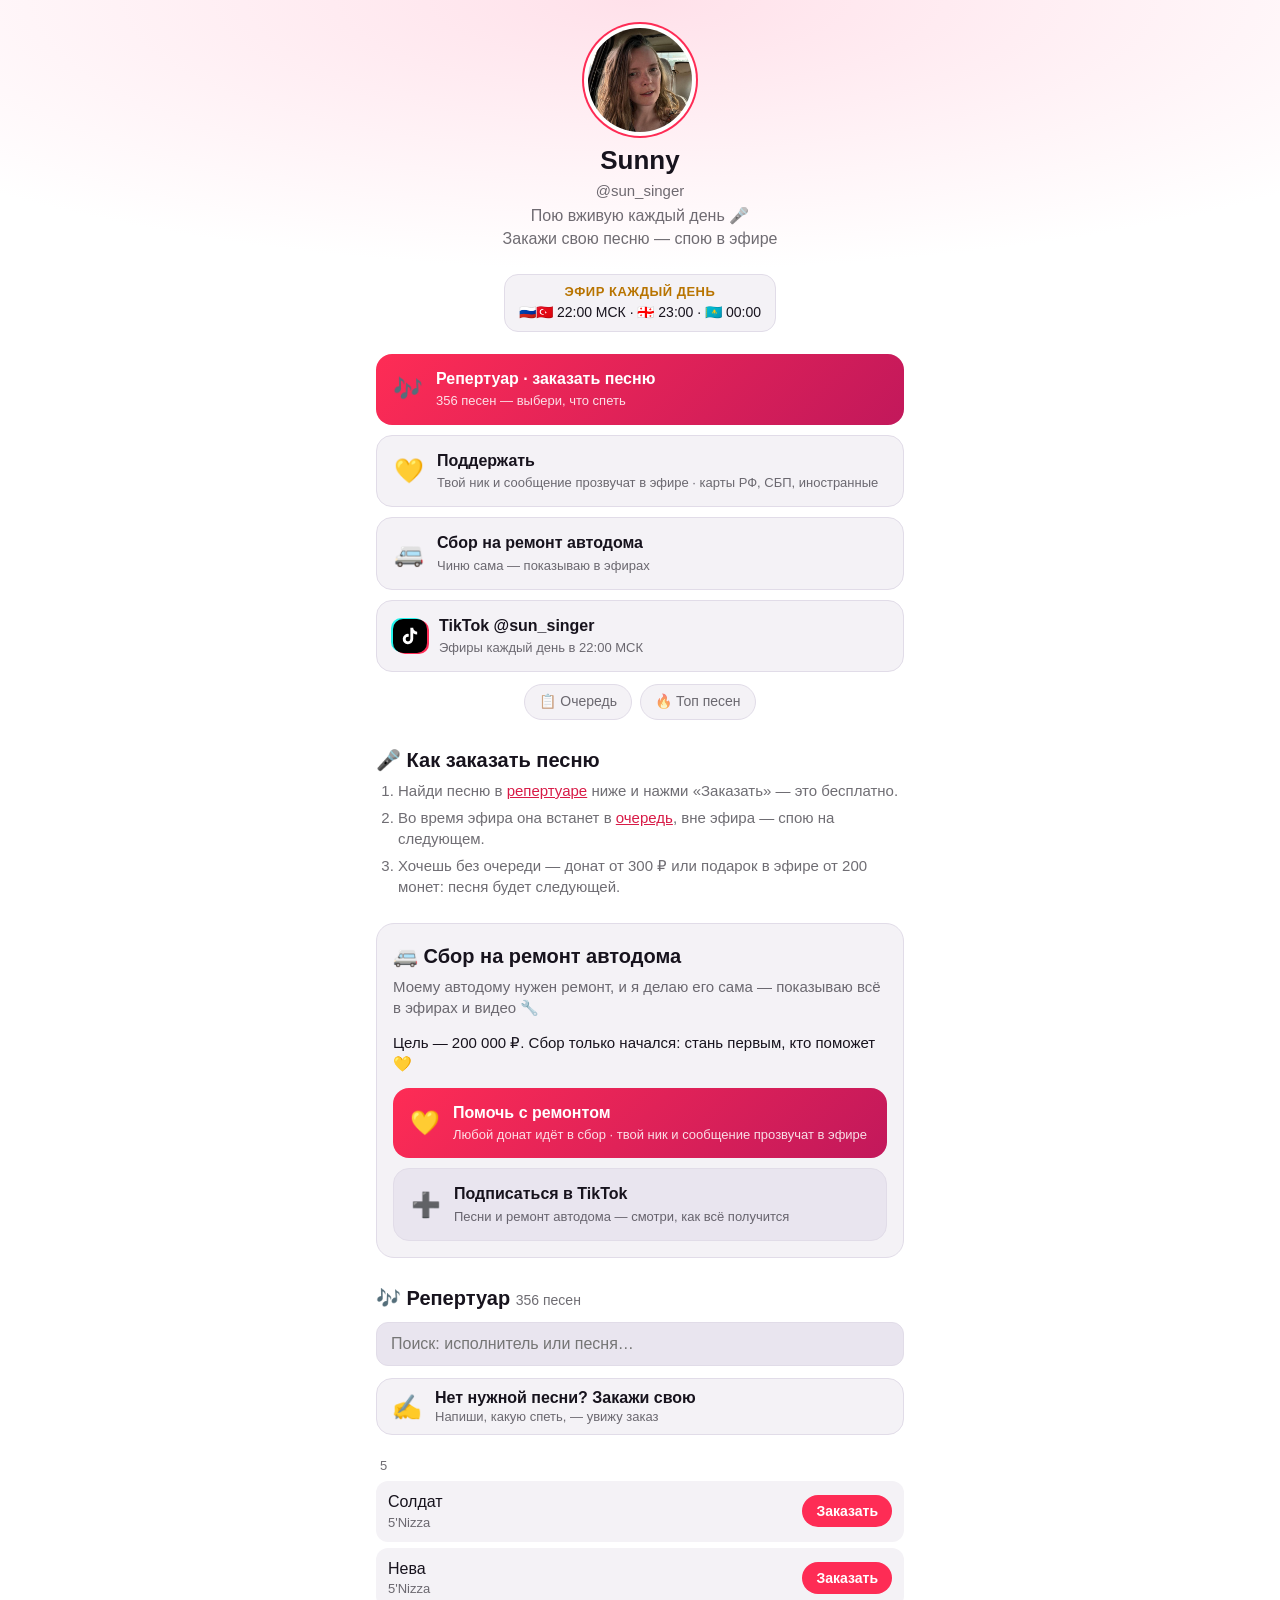
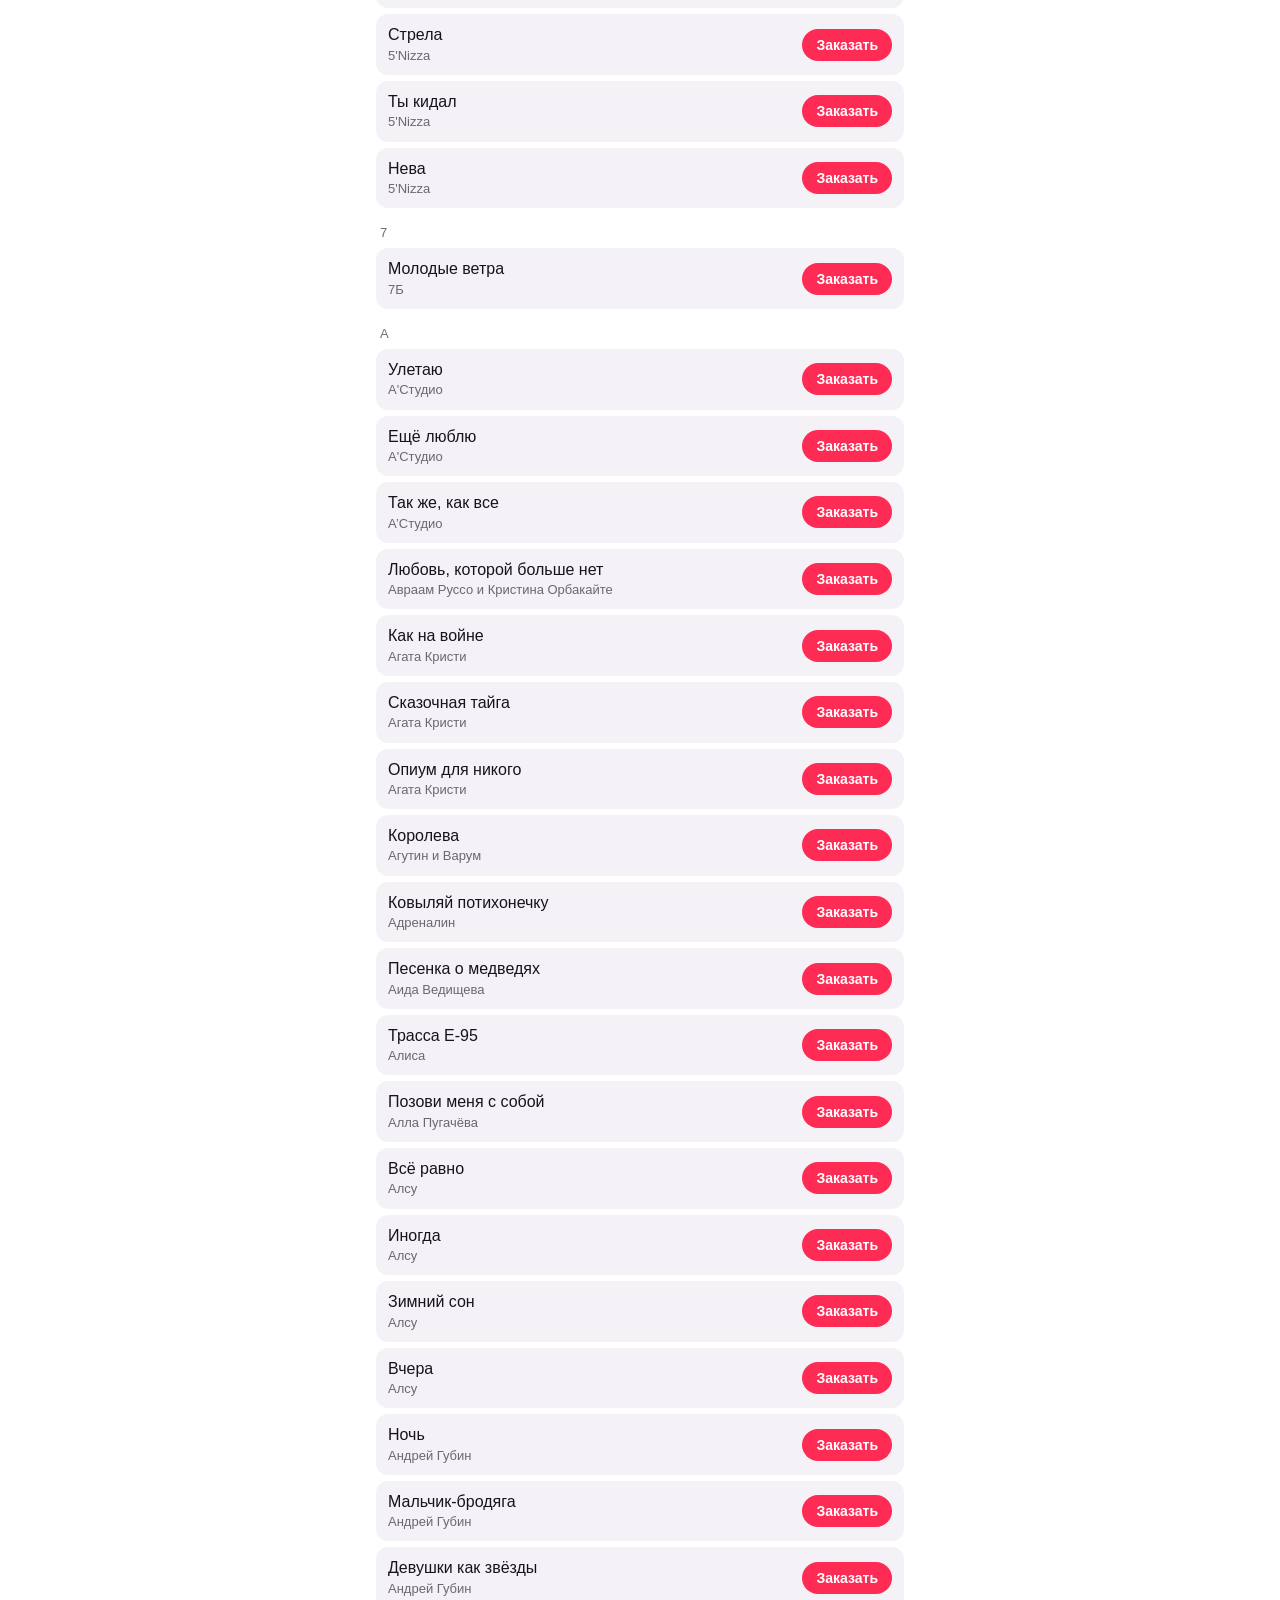
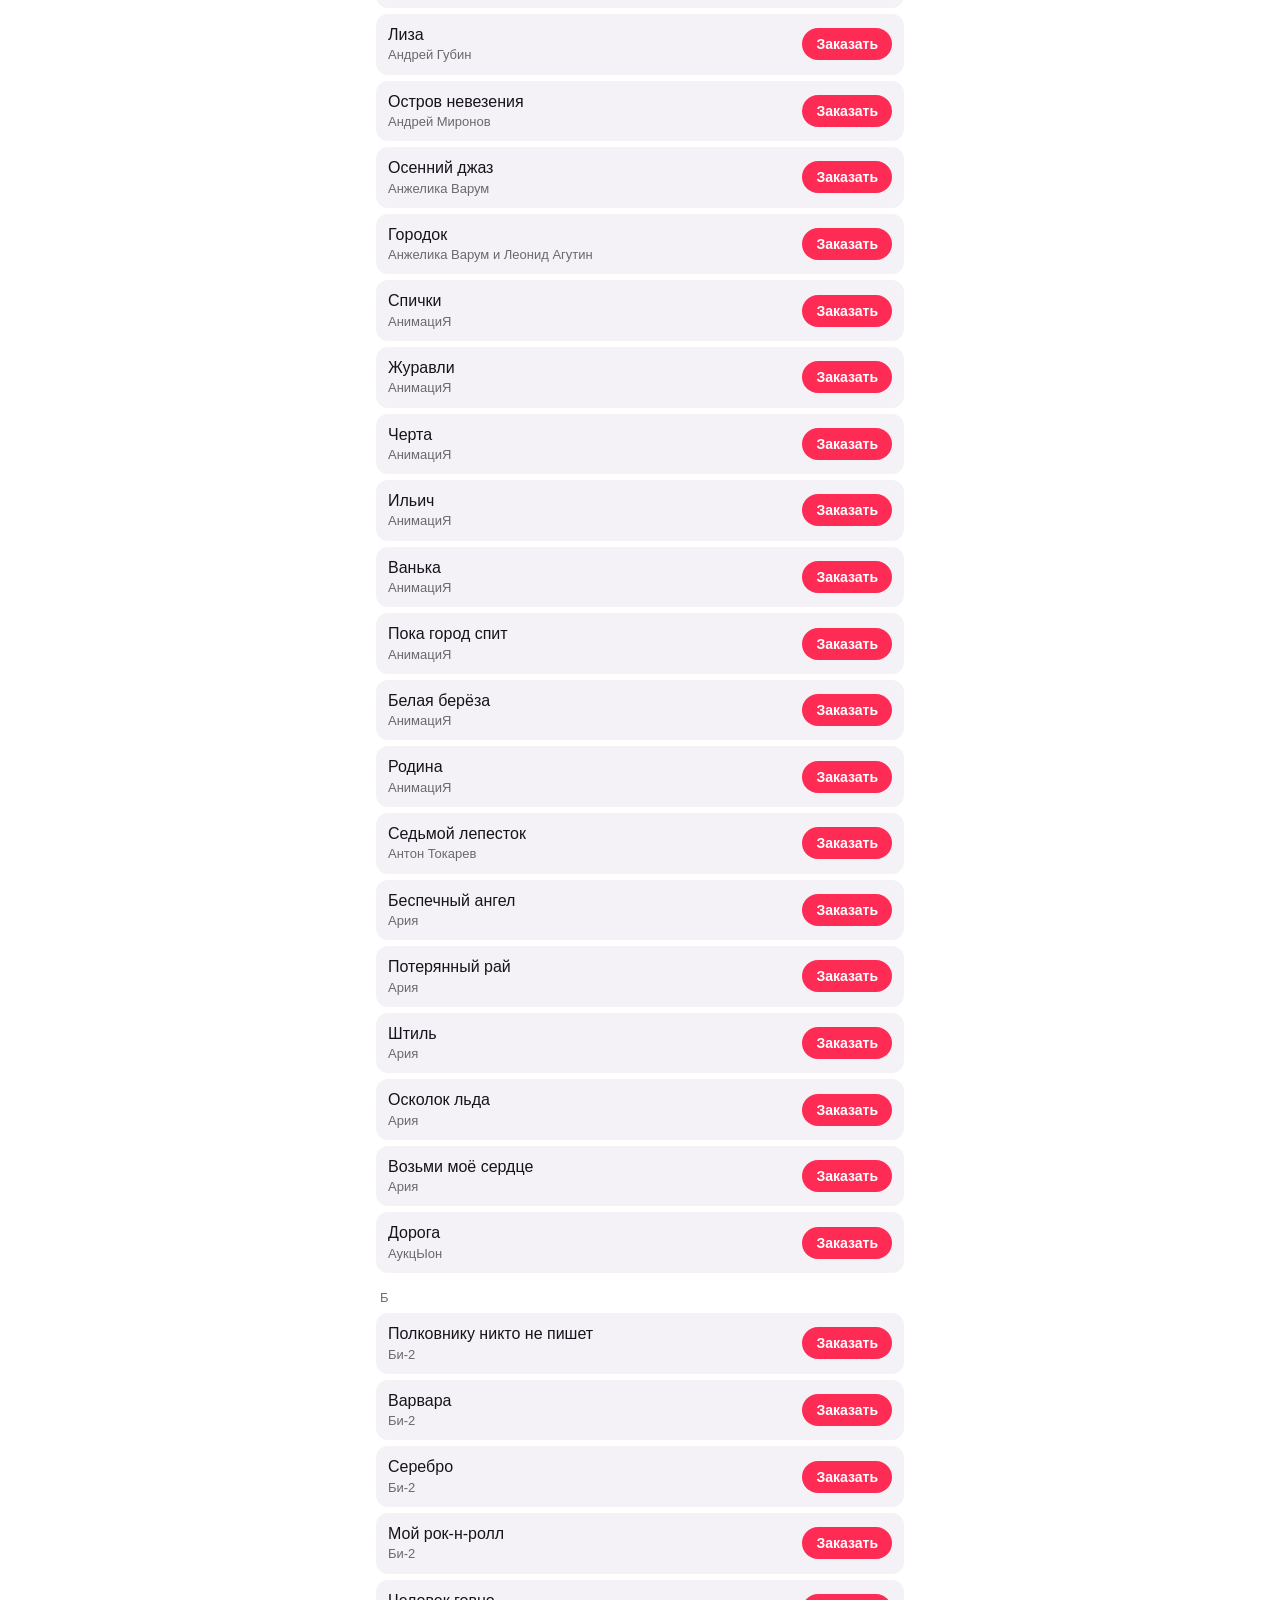
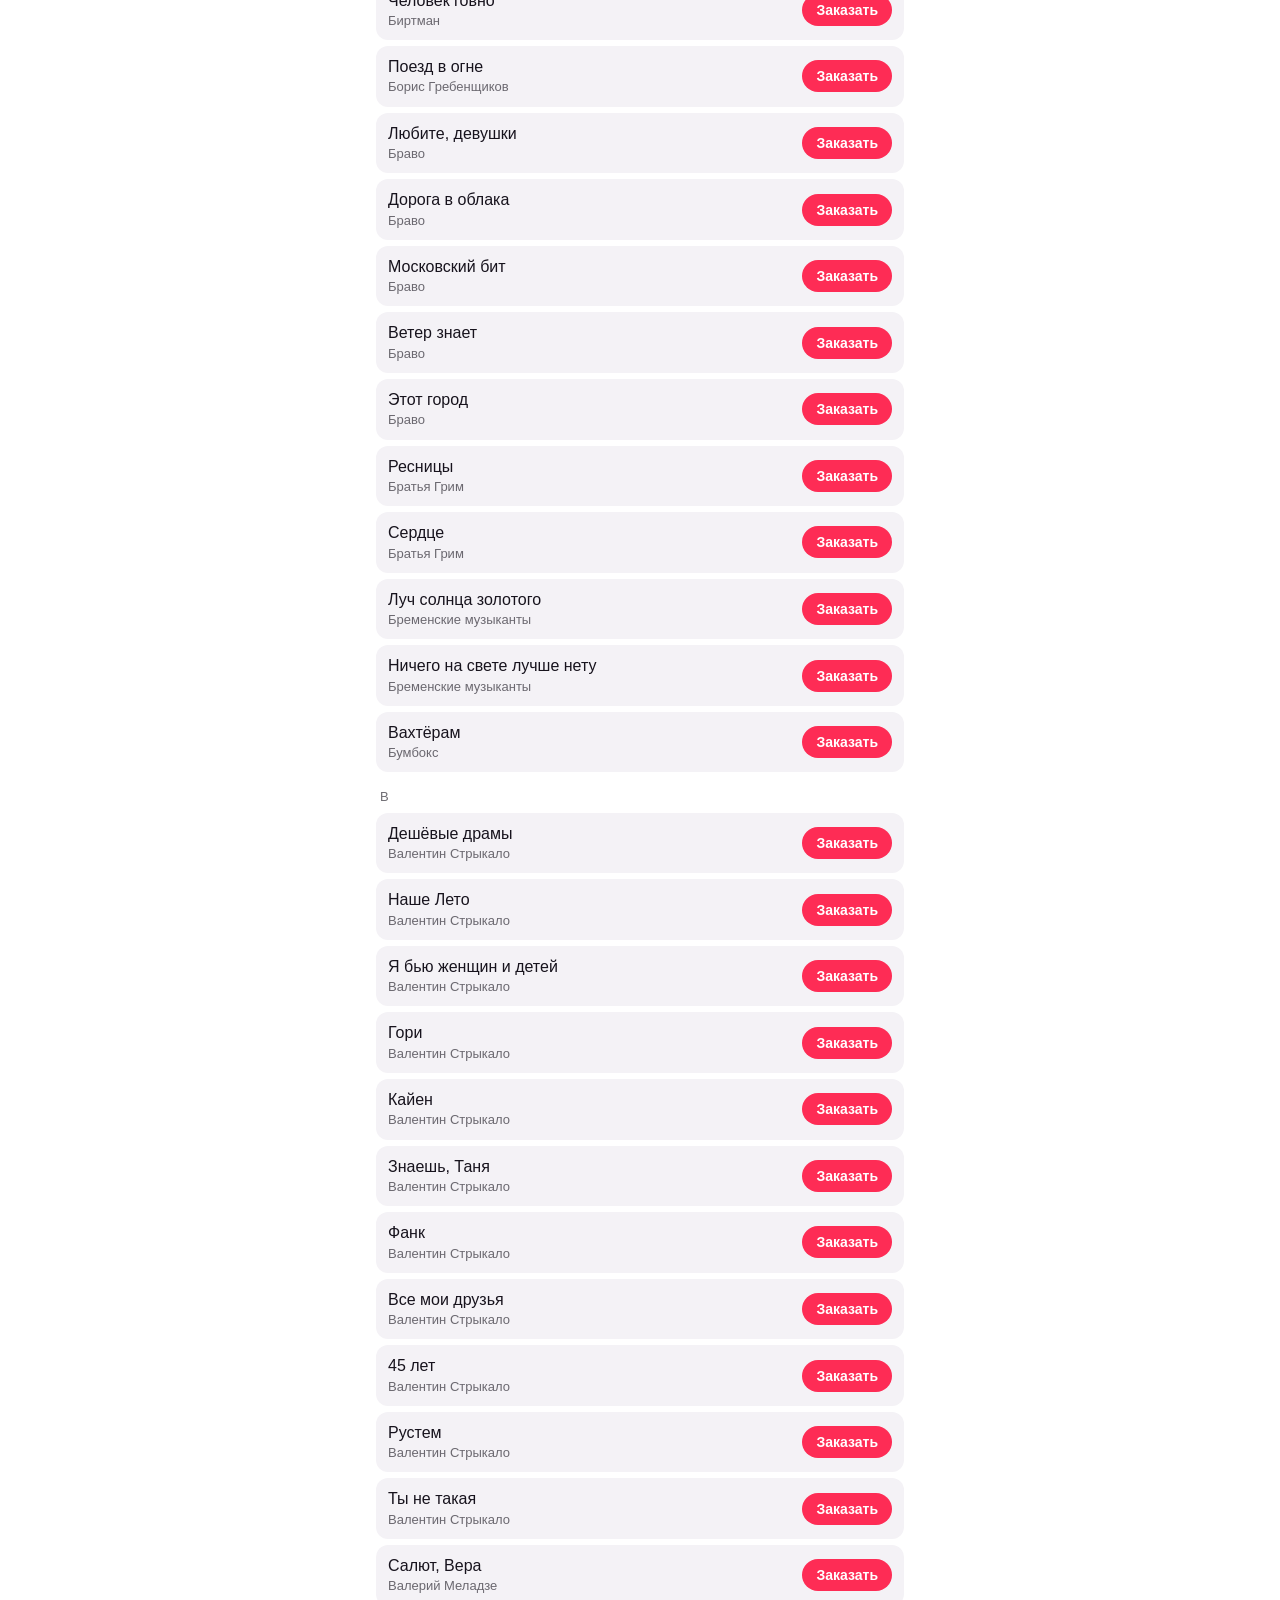
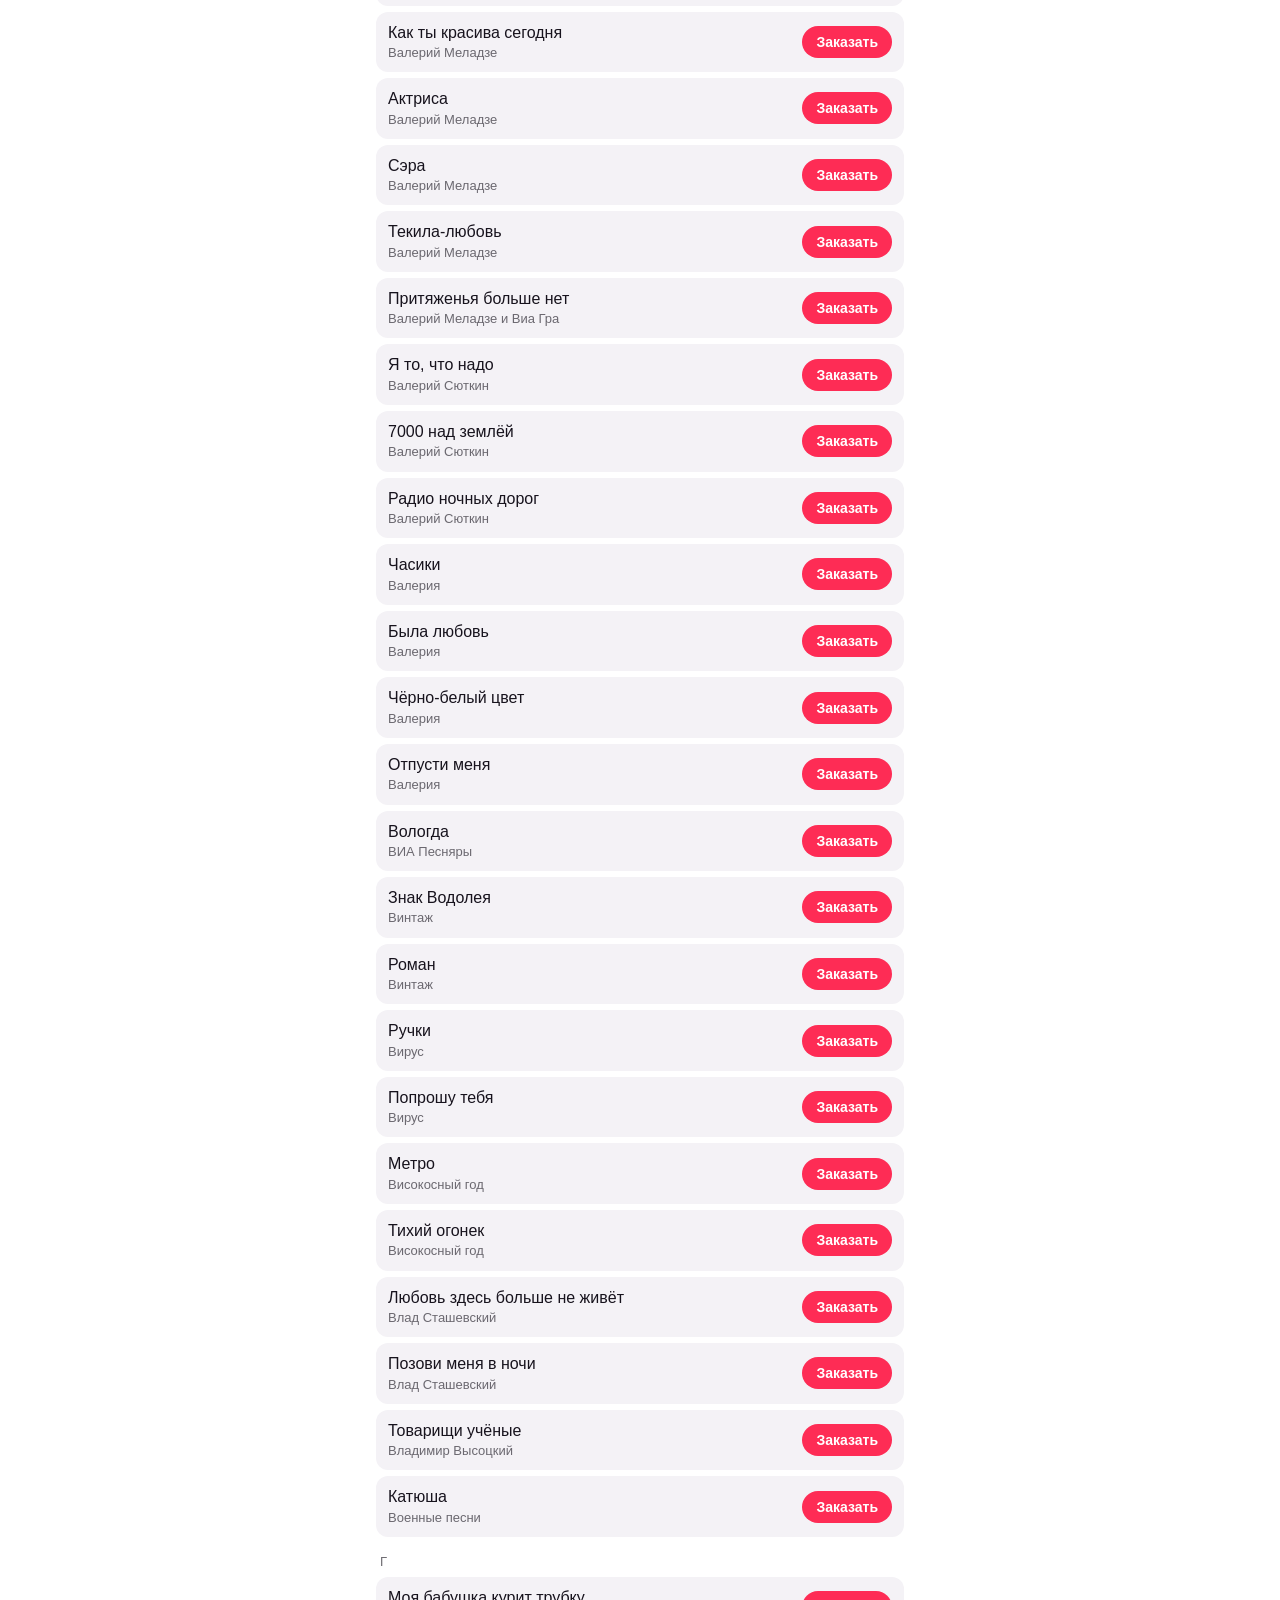
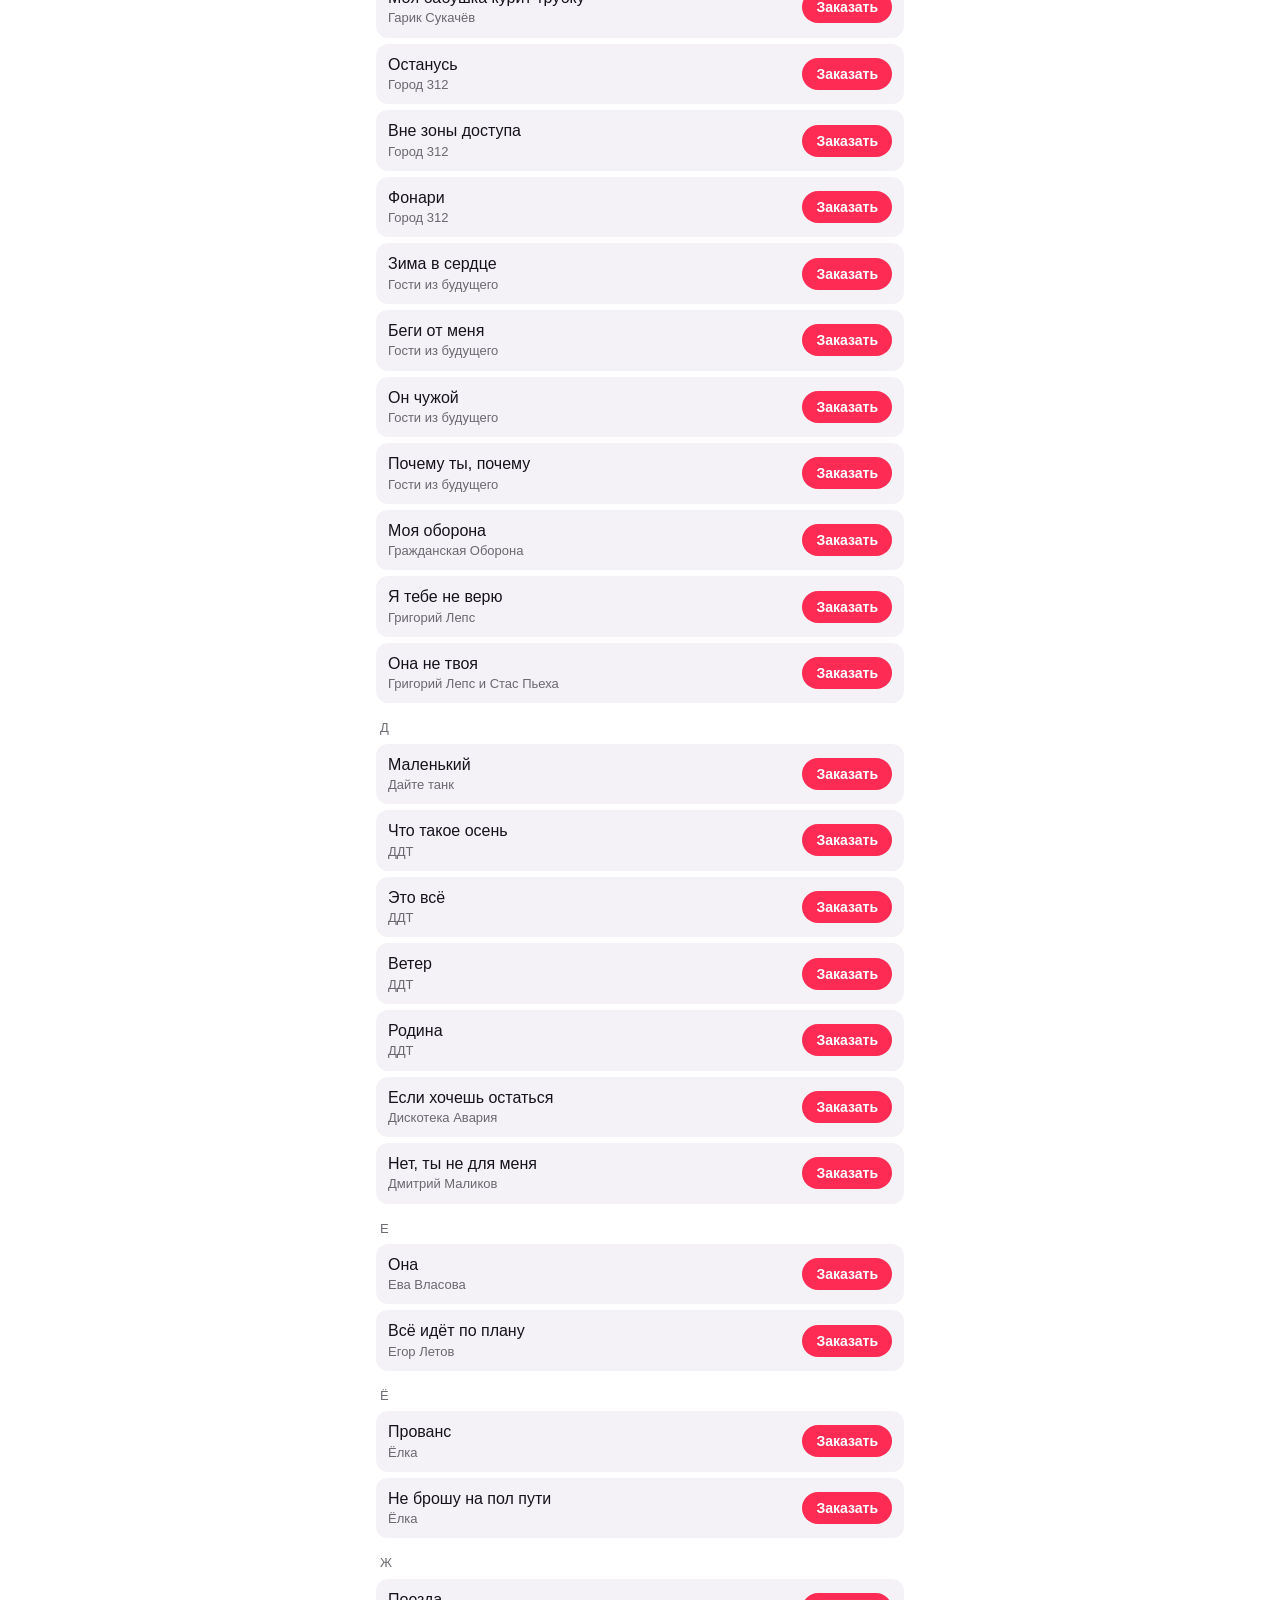
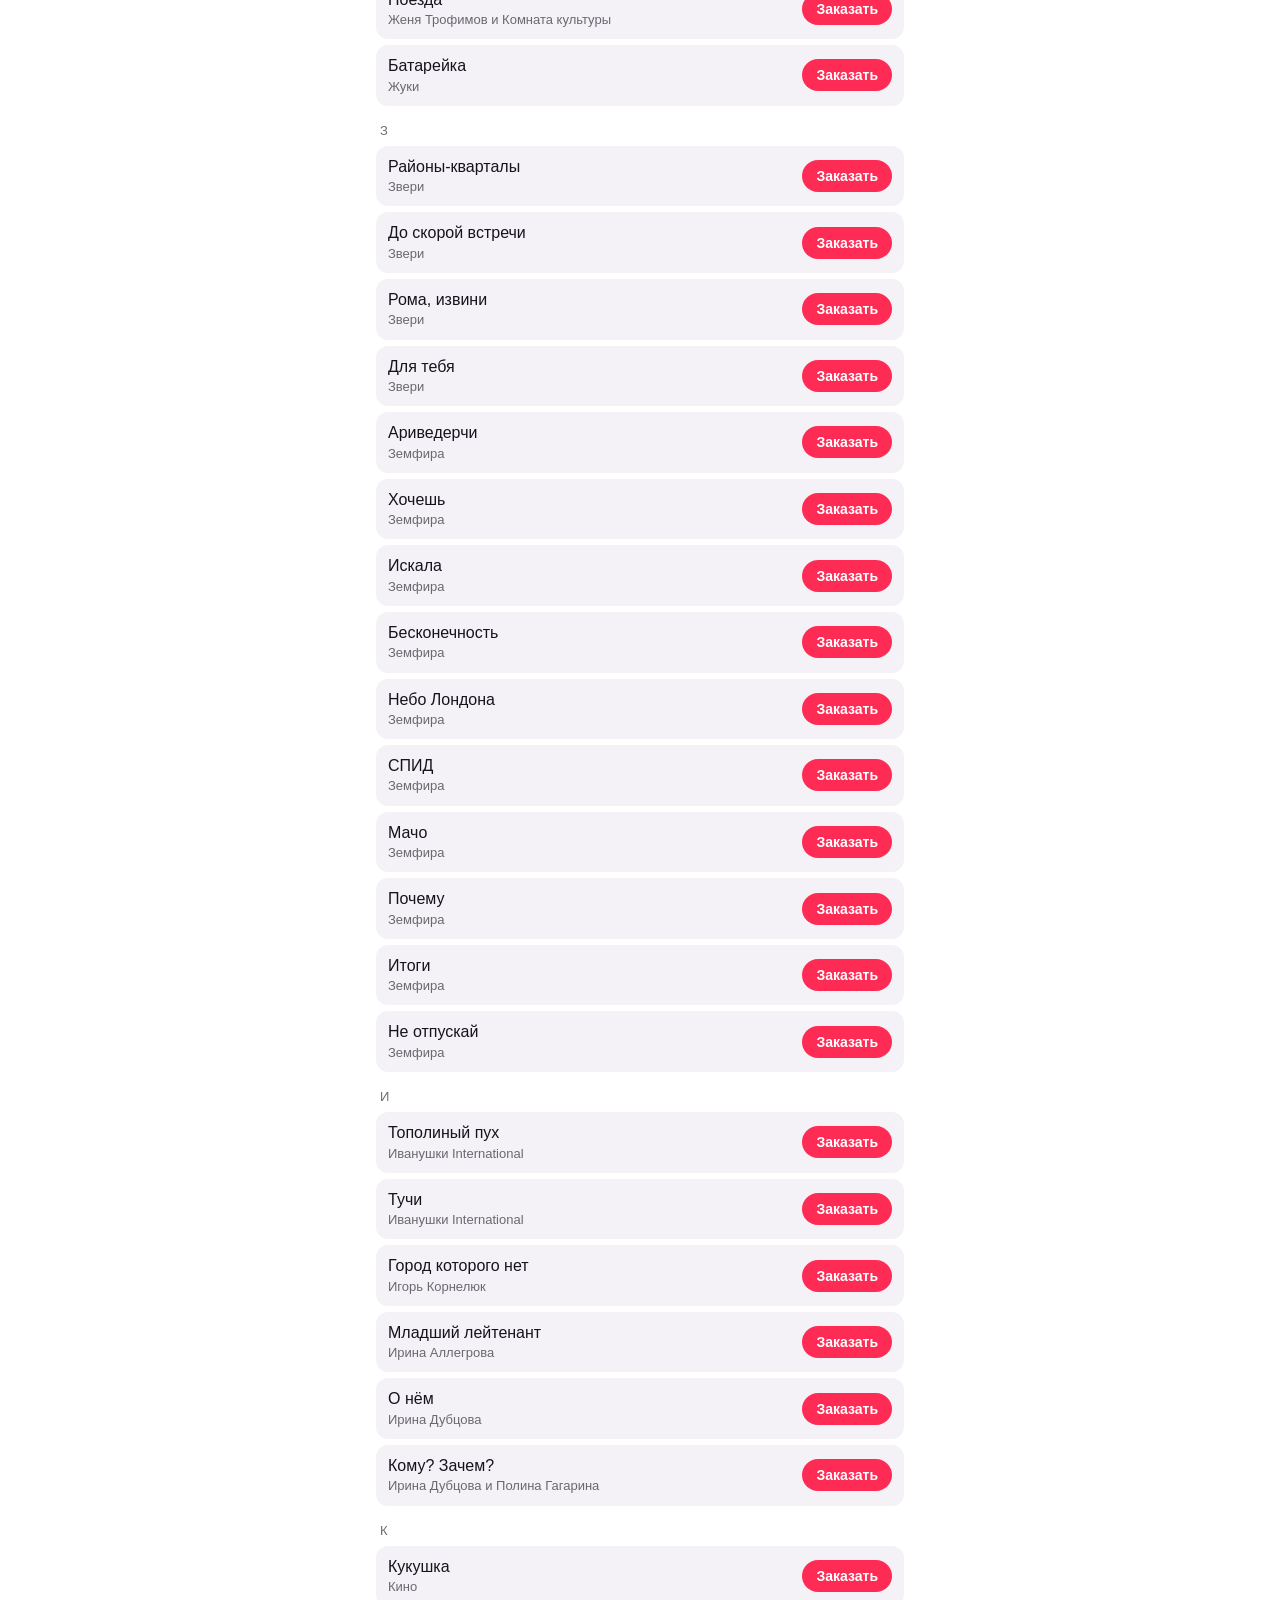
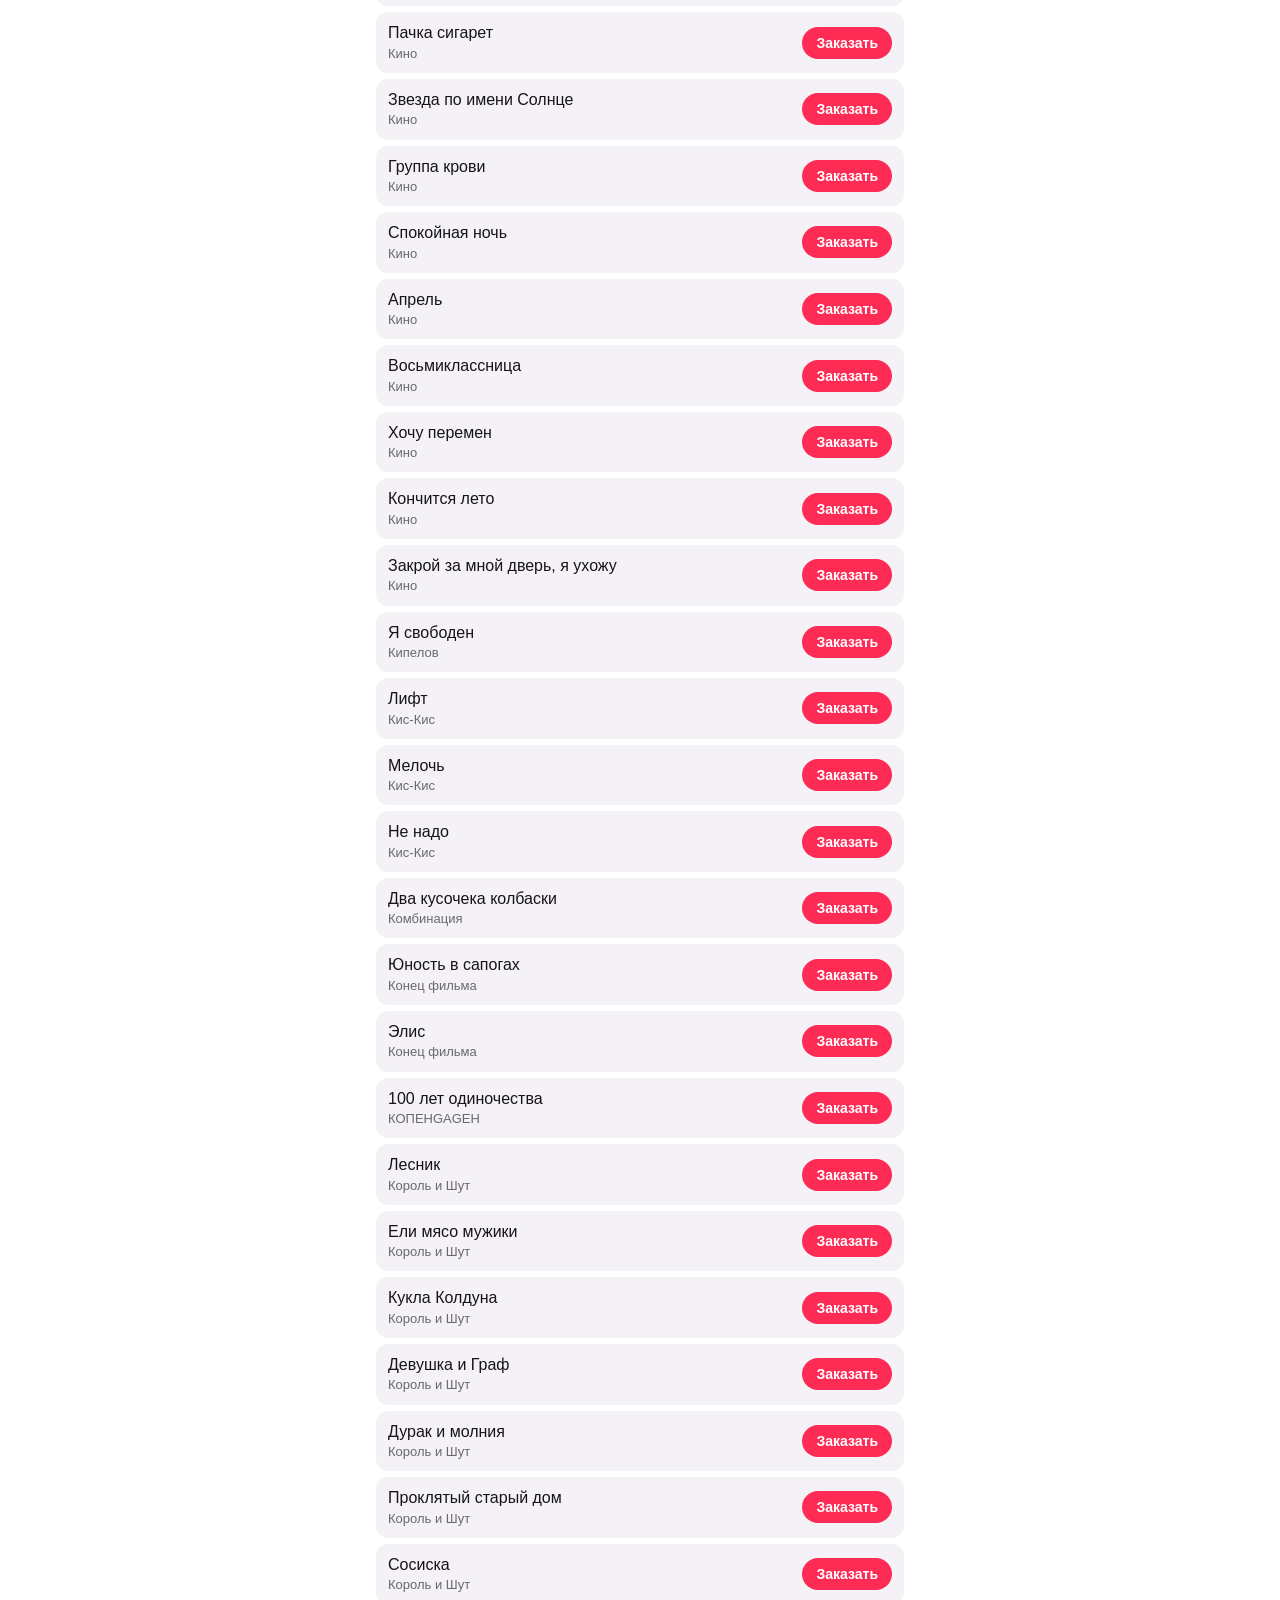
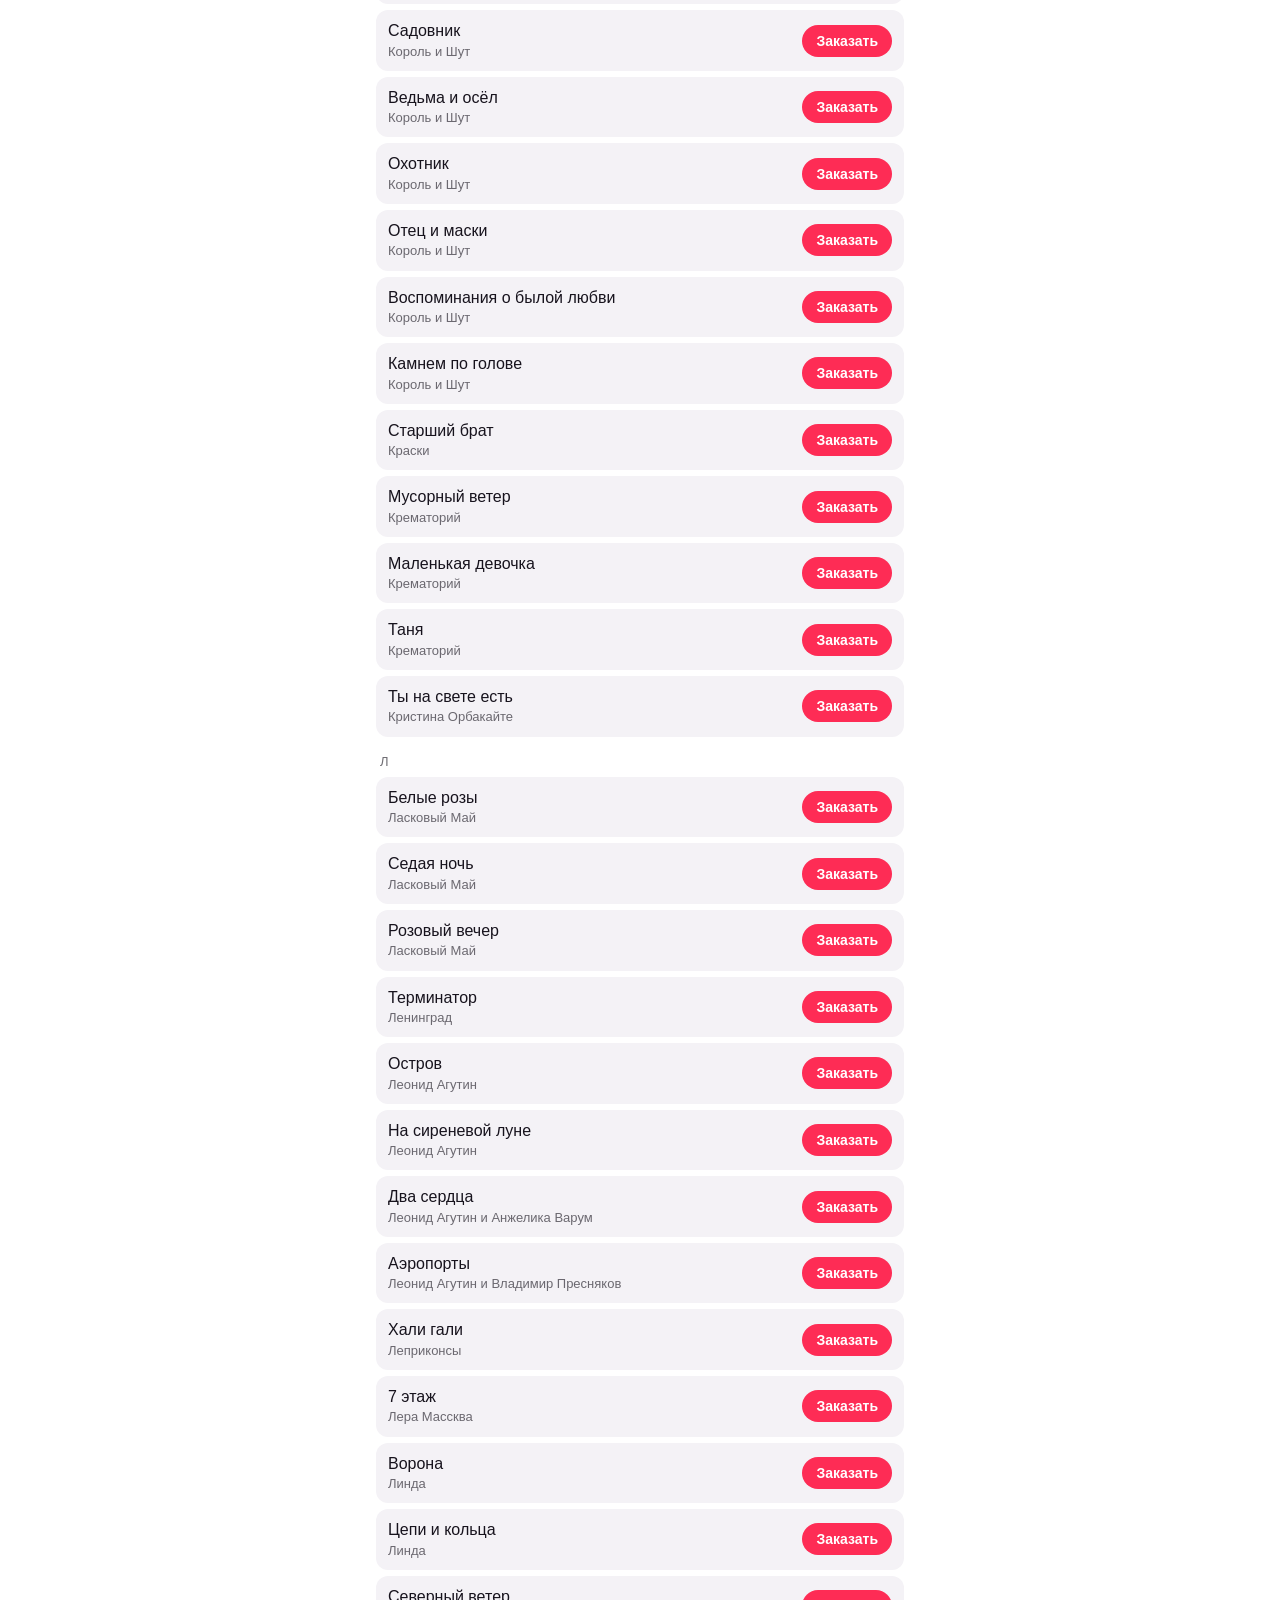
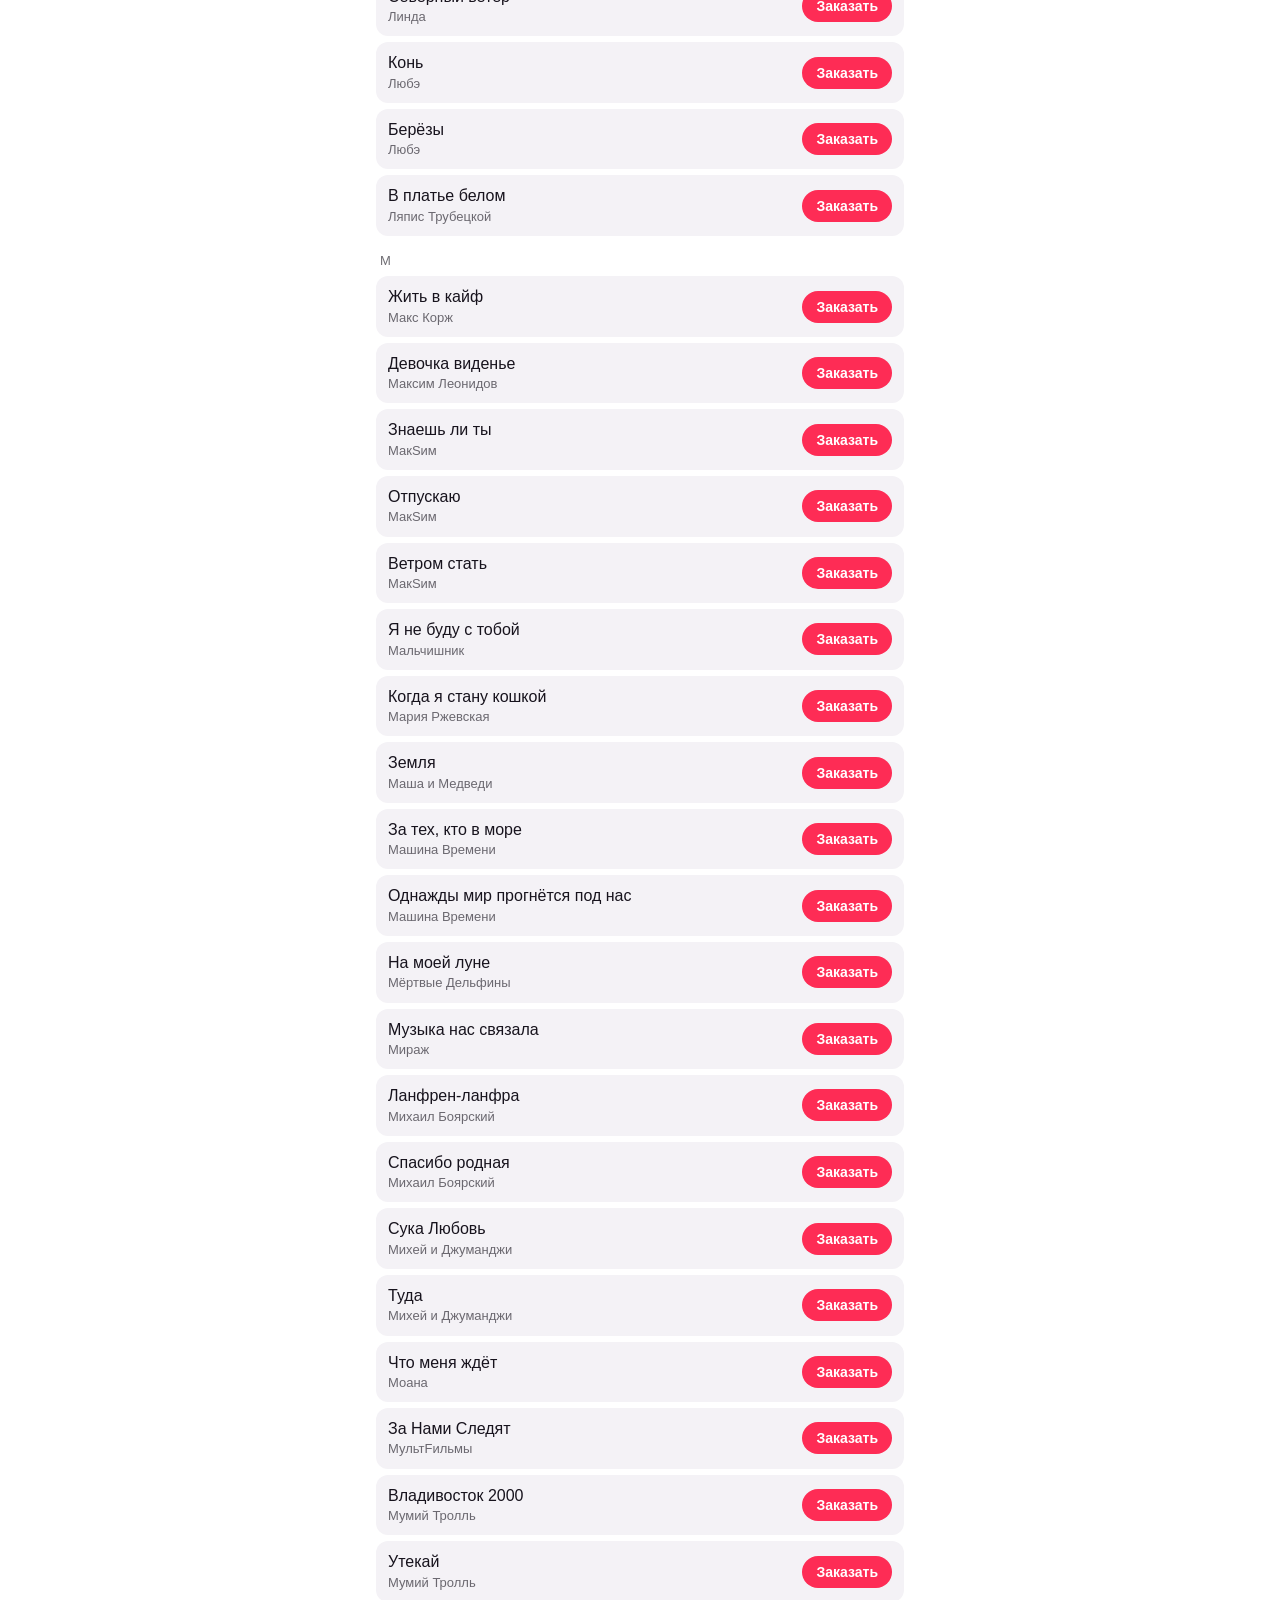
<file: index.html>
<!doctype html>
<html lang="ru">
<head>
<meta charset="utf-8">
<meta name="viewport" content="width=device-width, initial-scale=1, viewport-fit=cover">
<title>Sunny 🎤 пою вживую</title>
<meta name="description" content="Пою вживую. Эфиры в TikTok каждый день в 22:00 МСК — закажи свою песню">
<meta property="og:title" content="Sunny 🎤 пою вживую">
<meta property="og:description" content="Эфиры в TikTok каждый день в 22:00 МСК — закажи свою песню">
<meta property="og:image" content="https://sunny-sings.github.io/avatar.jpg">
<meta property="og:url" content="https://sunny-sings.github.io/">
<meta name="theme-color" content="#0e0b16" media="(prefers-color-scheme: dark)">
<meta name="theme-color" content="#ffffff" media="(prefers-color-scheme: light)">
<meta name="color-scheme" content="dark light">
<link rel="icon" href="data:image/svg+xml,<svg xmlns='http://www.w3.org/2000/svg' viewBox='0 0 100 100'><text y='.9em' font-size='90'>🎤</text></svg>">
<link rel="stylesheet" href="style.css?v=261125">
</head>
<body>
<main class="wrap">
  <a class="back home" id="home" href="./">← Sunny · @sun_singer</a>

  <header class="head">
    <img class="ava" src="avatar.jpg" alt="Sunny" width="104" height="104">
    <h1>Sunny <span>@sun_singer</span></h1>
    <p class="sub">Пою вживую каждый день 🎤<br>Закажи свою песню — спою в эфире</p>
    <a class="live" id="live" hidden target="_blank" rel="noopener"><i></i> <span id="live-t">Сейчас в эфире</span></a>
    <div class="when" id="when"><b>Эфир каждый день</b><span>🇷🇺🇹🇷 22:00 МСК · 🇬🇪 23:00 · 🇰🇿 00:00</span></div>
  </header>

  <nav class="links" id="links"></nav>
  <nav class="chips"><a href="queue.html">📋 Очередь</a><a href="top.html">🔥 Топ песен</a></nav>

  <section id="how">
    <h2>🎤 Как заказать песню</h2>
    <ol class="steps">
      <li>Найди песню в <a href="#songs">репертуаре</a> ниже и нажми «Заказать» — это бесплатно.</li>
      <li>Во время эфира она встанет в <a href="queue.html">очередь</a>, вне эфира — спою на следующем.</li>
      <li>Хочешь без очереди — донат от 300 ₽ или подарок в эфире от 200 монет: песня будет следующей.</li>
    </ol>
  </section>

  <section id="repair" class="repair">
    <h2>🚐 Сбор на ремонт автодома</h2>
    <p>Моему автодому нужен ремонт, и я делаю его сама — показываю всё в эфирах и видео 🔧</p>
    <div class="goal" id="goal" hidden>
      <div class="bar"><i id="g-bar"></i></div>
      <p id="g-line"><b id="g-raised"></b> из <span id="g-goal"></span> · <b id="g-pct"></b></p>
      <p id="g-zero" hidden>Цель — <span id="g-goal0"></span>. Сбор только начался: стань первым, кто поможет 💛</p>
    </div>
    <div class="links">
      <a class="btn main" id="r-da" target="_blank" rel="noopener"><span class="ic">💛</span><span class="tx">Помочь с ремонтом<small>Любой донат идёт в сбор · твой ник и сообщение прозвучат в эфире</small></span></a>
      <a class="btn" id="r-tt" target="_blank" rel="noopener"><span class="ic">➕</span><span class="tx">Подписаться в TikTok<small>Песни и ремонт автодома — смотри, как всё получится</small></span></a>
    </div>
  </section>

  <section id="songs">
    <h2>🎶 Репертуар <small id="count"></small></h2>
    <input id="q" class="search" placeholder="Поиск: исполнитель или песня…" autocomplete="off">
    <button class="btn custom" id="custom"><span class="ic">✍️</span><span class="tx">Нет нужной песни? Закажи свою<small>Напиши, какую спеть, — увижу заказ</small></span></button>
    <div id="list" class="list"><p class="hint">Загружаю…</p></div>
  </section>

  <footer class="foot">
    <a id="foot-tt" target="_blank" rel="noopener">TikTok @sun_singer</a>
  </footer>
</main>

<!-- окно заказа -->
<div class="sheet" id="sheet" hidden>
  <div class="sheet-box">
    <button class="x" data-close aria-label="Закрыть">✕</button>
    <h3 id="s-title"></h3>
    <div id="s-body"></div>
  </div>
</div>
<div class="toast" id="toast" hidden></div>

<script src="app.js?v=261125"></script>
</body>
</html>
</file>
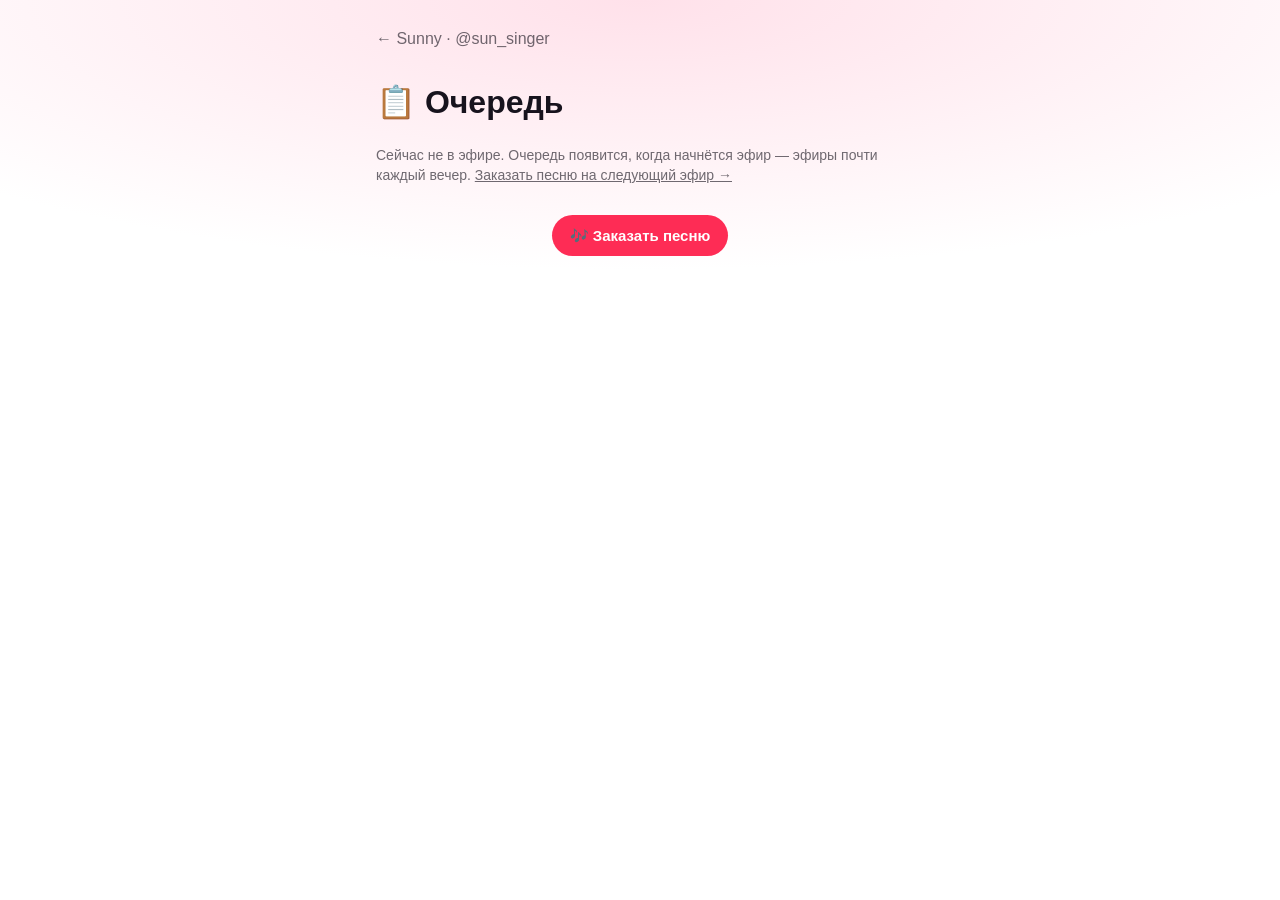
<file: queue.html>
<!doctype html>
<html lang="ru">
<head>
<meta charset="utf-8">
<meta name="viewport" content="width=device-width, initial-scale=1, viewport-fit=cover">
<title>📋 Очередь · Sunny @sun_singer</title>
<meta name="theme-color" content="#0e0b16" media="(prefers-color-scheme: dark)">
<meta name="theme-color" content="#ffffff" media="(prefers-color-scheme: light)">
<meta name="color-scheme" content="dark light">
<link rel="stylesheet" href="style.css?v=261125">
</head>
<body>
<main class="wrap">
  <a class="back" href="./">← Sunny · @sun_singer</a>
  <h1>📋 Очередь</h1>
  <div class="live" id="live" hidden><i></i> <span id="live-t">Сейчас в эфире</span></div>
  <p class="hint" id="off">Сейчас не в эфире. Очередь появится, когда начнётся эфир — эфиры почти каждый вечер. <a href="./#songs">Заказать песню на следующий эфир →</a></p>
  <section id="q-box" hidden>
    <p class="hint">Заказ за донат или подарок встаёт сразу следующим, остальные — по порядку.</p>
    <ol class="ladder" id="q"></ol>
  </section>
  <section id="s-box" hidden>
    <h2>✅ Уже спела</h2>
    <ol class="ladder sung" id="s"></ol>
  </section>
  <p class="foot"><a class="go" href="./#songs">🎶 Заказать песню</a></p>
</main>
<script>
const $ = s => document.querySelector(s)
const esc = s => String(s ?? '').replace(/[&<>"']/g, c => ({ '&': '&amp;', '<': '&lt;', '>': '&gt;', '"': '&quot;', "'": '&#39;' }[c]))
const fmt = n => n >= 1000 ? (Math.round(n / 100) / 10).toString().replace('.', ',').replace(/,0$/, '') + 'K' : String(n)
let TOPIC = ''
function render(L) {
  const on = !!(L && L.live && Date.now() - (L.at || 0) < 10 * 60000)
  $('#live').hidden = !on; $('#off').hidden = on
  if (on) $('#live-t').textContent = `Сейчас в эфире · ${fmt(L.likes || 0)} ❤`
  const q = on && Array.isArray(L.ladder) ? L.ladder : [], s = on && Array.isArray(L.sung) ? L.sung : []
  $('#q-box').hidden = !q.length; $('#s-box').hidden = !s.length
  let n = 0
  // 17.11.2026, Sunny: как в таблице на экране — у каждой песни её ступень лайков, ✓ когда лайков уже хватает
  const lk = +L?.likes || 0, mk = (tag, cls, text) => { const e = document.createElement(tag); if (cls) e.className = cls; if (text != null) e.textContent = text; return e }
  $('#q').replaceChildren(...q.map(x => {
    const at = x.at != null && Number.isFinite(+x.at) ? +x.at : null
    const li = mk('li', [x.paid ? 'paid' : '', x.cur ? 'cur' : '', at != null && lk < at ? 'wait' : ''].join(' ').trim())
    const nm = mk('span', 'nm', (x.paid ? '' : (x.no != null && Number.isFinite(+x.no) ? +x.no : ++n) + '. ') + (x.title || ''))
    nm.append(mk('small', '', (x.artist || '') + (x.by ? ' · заказ ' + x.by : '')))
    li.append(mk('span', 'at', x.cur ? '▶ сейчас' : x.paid ? '💛 следующей' : at != null ? (lk >= at ? '✓ ' : '❤ ') + fmt(at) : ''), nm)
    return li
  }))
  $('#s').innerHTML = s.map(x => `<li><span class="nm">${esc(x.title)}<small>${esc(x.artist || '')}</small></span></li>`).join('')
}
async function poll() {
  try {
    const r = await fetch(`https://ntfy.sh/${encodeURIComponent(TOPIC)}/json?poll=1&since=latest`, { cache: 'no-store' })
    const lines = (await r.text()).trim().split('\n').filter(Boolean)
    const m = lines.length ? JSON.parse(lines[lines.length - 1]) : null
    render(m && m.message ? JSON.parse(m.message) : null)
  } catch { render(null) }
}
fetch('site.json?t=' + Date.now()).then(r => r.json()).then(c => { TOPIC = c.ntfyTopic; poll(); setInterval(poll, 15000) })
</script>
</body>
</html>
</file>
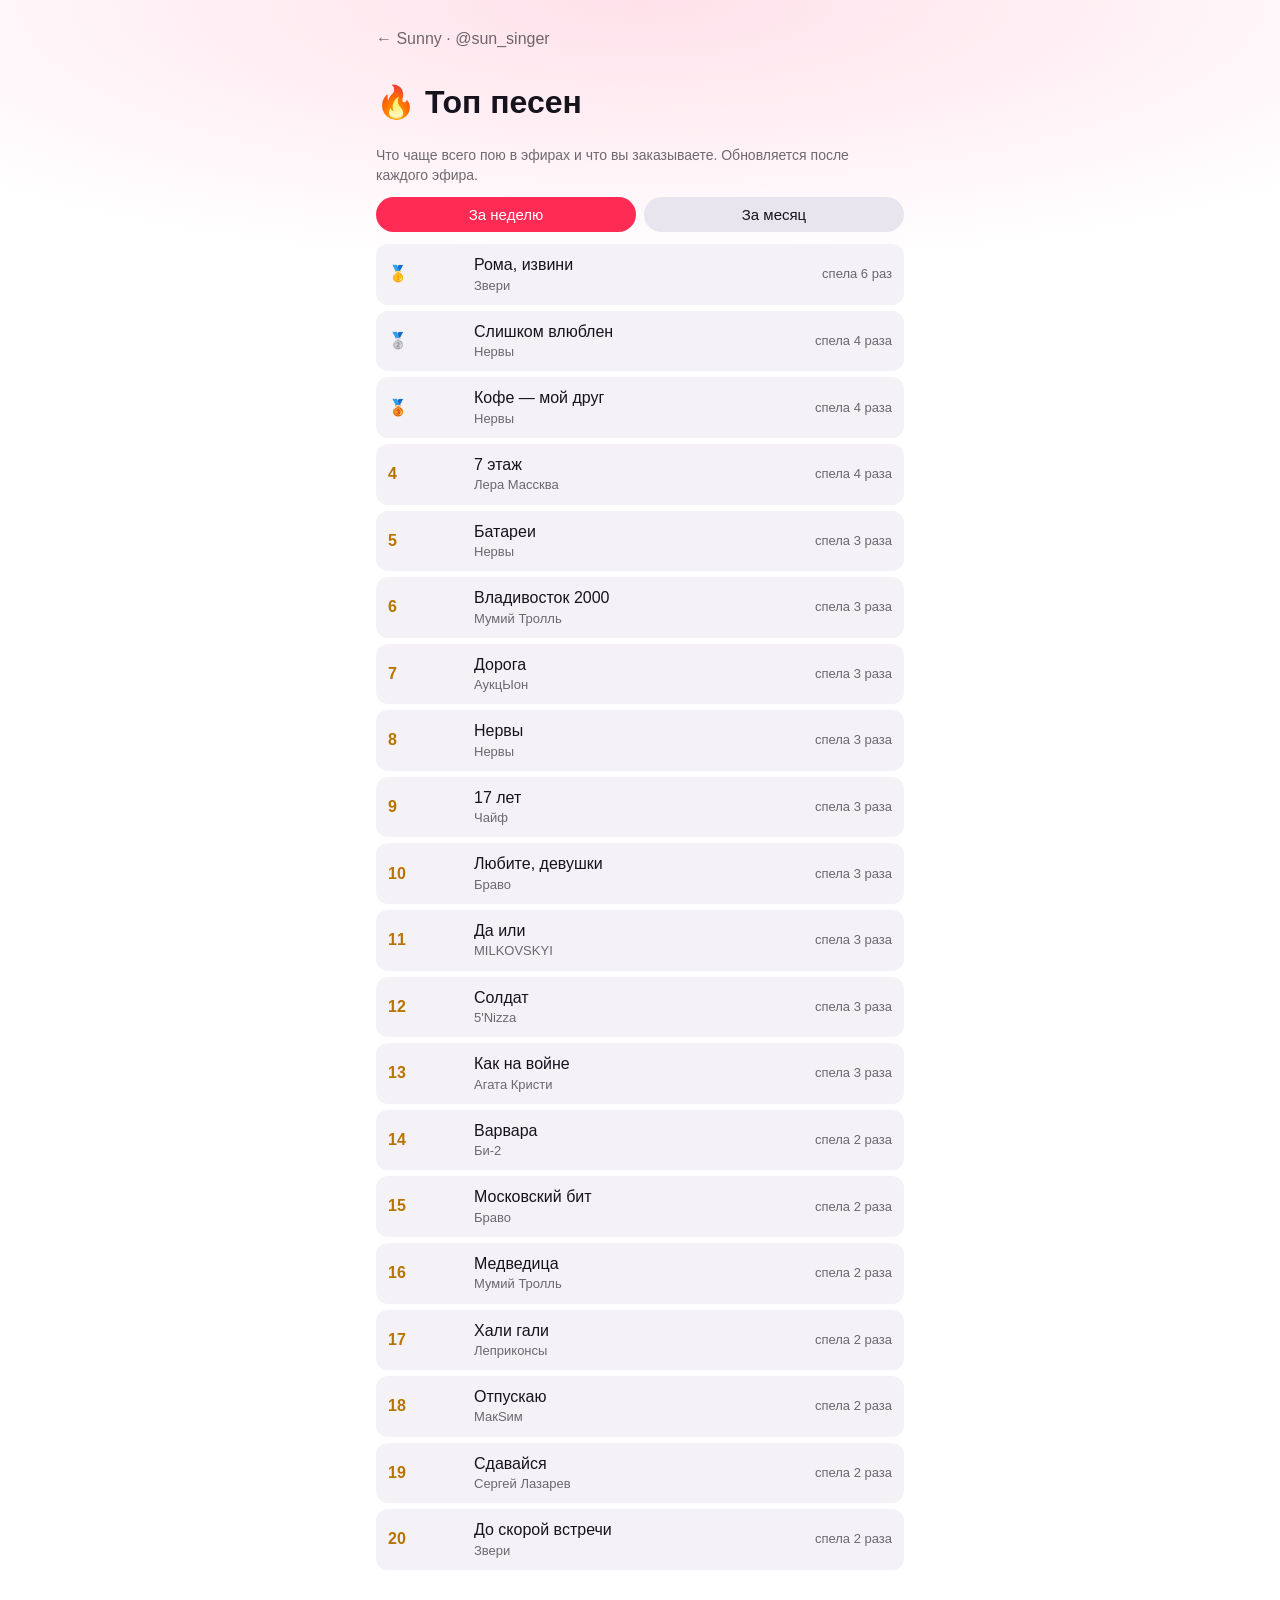
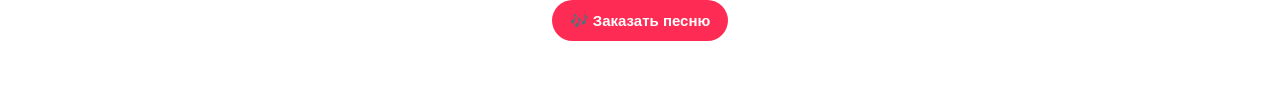
<file: top.html>
<!doctype html>
<html lang="ru">
<head>
<meta charset="utf-8">
<meta name="viewport" content="width=device-width, initial-scale=1, viewport-fit=cover">
<title>🔥 Топ песен · Sunny @sun_singer</title>
<meta name="theme-color" content="#0e0b16" media="(prefers-color-scheme: dark)">
<meta name="theme-color" content="#ffffff" media="(prefers-color-scheme: light)">
<meta name="color-scheme" content="dark light">
<link rel="stylesheet" href="style.css?v=261125">
</head>
<body>
<main class="wrap">
  <a class="back" href="./">← Sunny · @sun_singer</a>
  <h1>🔥 Топ песен</h1>
  <p class="hint">Что чаще всего пою в эфирах и что вы заказываете. Обновляется после каждого эфира.</p>
  <div class="tabs"><button data-p="week" class="on">За неделю</button><button data-p="month">За месяц</button></div>
  <ol class="ladder" id="t"><li><span class="nm">Загружаю…</span></li></ol>
  <p class="foot"><a class="go" href="./#songs">🎶 Заказать песню</a></p>
</main>
<script>
const $ = s => document.querySelector(s)
const esc = s => String(s ?? '').replace(/[&<>"']/g, c => ({ '&': '&amp;', '<': '&lt;', '>': '&gt;', '"': '&quot;', "'": '&#39;' }[c]))
const word = (n, a, b, c) => { const m = n % 10, h = n % 100; return m === 1 && h !== 11 ? a : m >= 2 && m <= 4 && (h < 12 || h > 14) ? b : c }
let R = {}, P = 'week'
function render() {
  const list = R[P] || []
  $('#t').innerHTML = list.length ? list.map((x, i) => `<li><span class="at">${i < 3 ? ['🥇', '🥈', '🥉'][i] : i + 1}</span>
    <span class="nm">${esc(x.title)}<small>${esc(x.artist || '')}</small></span>
    <span class="cnt">${x.plays ? `спела ${x.plays} ${word(x.plays, 'раз', 'раза', 'раз')}` : ''}${x.plays && x.reqs ? '<br>' : ''}${x.reqs ? `заказали ${x.reqs}` : ''}</span></li>`).join('')
    : '<li><span class="nm">Пока пусто</span></li>'
  document.querySelectorAll('.tabs button').forEach(b => b.classList.toggle('on', b.dataset.p === P))
}
document.querySelector('.tabs').addEventListener('click', e => { const b = e.target.closest('button'); if (b) { P = b.dataset.p; render() } })
fetch('rating.json?t=' + Math.floor(Date.now() / 600000)).then(r => r.json()).then(j => { R = j; render() }).catch(() => { $('#t').innerHTML = '<li><span class="nm">Не загрузилось</span></li>' })
</script>
</body>
</html>
</file>
<file: style.css>
:root {
  --bg: #0e0b16; --card: #1a1526; --card2: #241d35; --line: #342b4a;
  --text: #fff; --mute: rgba(255,255,255,.62); --red: #fe2c55; --cyan: #25f4ee; --gold: #ffc21a; --ok: #3ddc84;
}
* { box-sizing: border-box; }
html { -webkit-text-size-adjust: 100%; }
body {
  margin: 0; color: var(--text); font: 16px/1.4 -apple-system, BlinkMacSystemFont, "Segoe UI", Roboto, sans-serif;
  background: radial-gradient(120% 60% at 50% 0%, #3a1430 0%, var(--bg) 60%) fixed, var(--bg);
  min-height: 100vh;
}
[hidden] { display: none !important; }
a { color: inherit; }
.wrap { max-width: 560px; margin: 0 auto; padding: 28px 16px calc(32px + env(safe-area-inset-bottom)); }

.head { text-align: center; }
.ava { width: 92px; height: 92px; margin: 0 auto 10px; border-radius: 50%; display: grid; place-items: center; font-size: 46px;
  background: linear-gradient(135deg, var(--red), #8b3dff); box-shadow: 0 0 0 4px var(--bg), 0 0 0 6px var(--red); }
.head h1 { font-size: 26px; margin: 6px 0 4px; }
.head h1 span { color: var(--mute); font-weight: 500; font-size: 18px; }
.sub { color: var(--mute); margin: 0 0 12px; }
.live { display: inline-flex; align-items: center; gap: 8px; background: var(--red); border-radius: 999px; padding: 6px 14px; font-weight: 600; font-size: 14px; }
.live i { width: 8px; height: 8px; border-radius: 50%; background: #fff; animation: blink 1.2s infinite; }
@keyframes blink { 50% { opacity: .25; } }

.links { display: flex; flex-direction: column; gap: 10px; margin: 22px 0 28px; }
.btn { display: flex; align-items: center; gap: 12px; text-decoration: none; background: var(--card); border: 1px solid var(--line);
  border-radius: 16px; padding: 14px 16px; font-weight: 600; cursor: pointer; color: var(--text); font-size: 16px; text-align: left; width: 100%; }
.btn:active { transform: scale(.985); }
.btn .ic { font-size: 24px; width: 32px; text-align: center; flex: none; }
.btn .tx { flex: 1; }
.btn small { display: block; color: var(--mute); font-weight: 400; font-size: 13px; margin-top: 2px; }
.btn.main { background: linear-gradient(135deg, var(--red), #c2185b); border: 0; }
.btn.main small { color: rgba(255,255,255,.85); }

h2 { font-size: 20px; margin: 26px 0 6px; }
h2 small { color: var(--mute); font-weight: 400; font-size: 14px; }
.hint { color: var(--mute); font-size: 14px; margin: 0 0 12px; }

.ladder { list-style: none; padding: 0; margin: 0; display: flex; flex-direction: column; gap: 6px; }
.ladder li { display: flex; gap: 12px; align-items: center; background: var(--card); border-radius: 12px; padding: 10px 12px; }
.ladder .at { flex: none; min-width: 74px; font-weight: 700; color: var(--gold); font-variant-numeric: tabular-nums; }
.ladder li.paid .at { color: var(--red); }
.ladder li.wait .at { color: var(--mute); }
.ladder li.cur { outline: 2px solid var(--red); }
.ladder .nm { flex: 1; min-width: 0; }
.ladder .nm small { color: var(--mute); display: block; font-size: 13px; }

.search { width: 100%; background: var(--card2); border: 1px solid var(--line); color: var(--text); border-radius: 12px; padding: 12px 14px; font-size: 16px; margin: 4px 0 12px; }
.list { display: flex; flex-direction: column; gap: 6px; }
.song { display: flex; align-items: center; gap: 10px; background: var(--card); border-radius: 12px; padding: 10px 12px; }
.song .nm { flex: 1; min-width: 0; }
.song .nm small { color: var(--mute); display: block; font-size: 13px; }
.song button { flex: none; background: var(--red); color: #fff; border: 0; border-radius: 999px; padding: 8px 14px; font-weight: 600; font-size: 14px; cursor: pointer; }
.letter { color: var(--mute); font-size: 13px; margin: 10px 4px 0; }

.foot { text-align: center; margin-top: 30px; color: var(--mute); font-size: 14px; }

.sheet { position: fixed; inset: 0; background: rgba(0,0,0,.6); display: flex; align-items: flex-end; justify-content: center; z-index: 10; }
.sheet-box { position: relative; width: 100%; max-width: 560px; background: #16111f; border-radius: 22px 22px 0 0; padding: 22px 18px calc(22px + env(safe-area-inset-bottom)); max-height: 88vh; overflow: auto; }
.sheet h3 { margin: 0 34px 14px 0; font-size: 19px; }
.x { position: absolute; right: 14px; top: 14px; background: var(--card2); color: #fff; border: 0; width: 32px; height: 32px; border-radius: 50%; font-size: 15px; cursor: pointer; }
.way { background: var(--card); border-radius: 14px; padding: 14px; margin-bottom: 10px; }
.way h4 { margin: 0 0 6px; font-size: 16px; }
.way p { margin: 0 0 10px; color: var(--mute); font-size: 14px; }
.cmd { display: flex; gap: 8px; align-items: center; background: var(--card2); border-radius: 10px; padding: 10px 12px; font-family: ui-monospace, Menlo, monospace; font-size: 14px; margin-bottom: 10px; word-break: break-word; }
.cmd span { flex: 1; }
.go { display: inline-block; background: var(--red); color: #fff; text-decoration: none; border: 0; border-radius: 999px; padding: 10px 18px; font-weight: 600; font-size: 15px; cursor: pointer; }
.go.alt { background: var(--card2); }
.toast { position: fixed; left: 50%; bottom: calc(24px + env(safe-area-inset-bottom)); transform: translateX(-50%); background: #fff; color: #000; border-radius: 999px; padding: 10px 18px; font-weight: 600; z-index: 20; }

.nick { width: 100%; background: var(--card2); border: 1px solid var(--line); color: var(--text); border-radius: 10px; padding: 11px 12px; font-size: 16px; margin-bottom: 10px; }
.go:disabled { opacity: .6; }
.back { display: inline-block; color: var(--mute); text-decoration: none; margin-bottom: 8px; }
.tabs { display: flex; gap: 8px; margin: 6px 0 12px; }
.tabs button { flex: 1; background: var(--card2); color: var(--text); border: 0; border-radius: 999px; padding: 9px; font-size: 15px; cursor: pointer; }
.tabs button.on { background: var(--red); }
.cnt { flex: none; color: var(--mute); font-size: 13px; text-align: right; }
.sung li { opacity: .7; }

.steps { margin: 0 0 6px; padding-left: 22px; color: var(--mute); font-size: 15px; }
.steps li { margin-bottom: 6px; }
.steps a { color: var(--cyan); }
.repair { background: var(--card); border: 1px solid var(--line); border-radius: 18px; padding: 4px 16px 16px; margin-top: 26px; }
.repair p { color: var(--mute); font-size: 15px; margin: 0 0 10px; }
.repair .links { margin: 14px 0 0; }
.repair .btn { background: var(--card2); }
.repair .btn.main { background: linear-gradient(135deg, var(--red), #c2185b); }
.goal { margin: 14px 0 4px; }
.goal p { margin: 6px 0 0; color: var(--text); }
.goal b { color: var(--gold); }
.bar { height: 12px; border-radius: 999px; background: var(--card2); overflow: hidden; }
.bar i { display: block; height: 100%; min-width: 4px; background: linear-gradient(90deg, var(--gold), var(--red)); border-radius: 999px; }
.repair h2 { margin-top: 14px; }

/* мультиссылка: шапка с фото, время эфира, значки соцсетей (18.11) */
img.ava { display: block; object-fit: cover; width: 104px; height: 104px; background: var(--card); }
.head h1 span { display: block; margin-top: 2px; font-size: 15px; }
.when { display: inline-flex; flex-direction: column; gap: 2px; margin-top: 12px; background: var(--card); border: 1px solid var(--line); border-radius: 14px; padding: 8px 14px; font-size: 14px; }
.when b { font-size: 13px; color: var(--gold); font-weight: 600; text-transform: uppercase; letter-spacing: .04em; }
.head .live { text-decoration: none; margin-bottom: 4px; }
.links .btn { min-height: 64px; }
.btn .ic.brand { width: 34px; height: 34px; border-radius: 10px; display: grid; place-items: center; }
.btn .ic.brand svg { width: 22px; height: 22px; }
.ic.tiktok { background: #000; box-shadow: -2px -1px 0 var(--cyan), 2px 1px 0 var(--red); }
.ic.telegram { background: #2aabee; border-radius: 50% !important; }
.ic.youtube { background: #ff0033; }
.chips { display: flex; justify-content: center; gap: 8px; margin: -14px 0 8px; }
.chips a { text-decoration: none; color: var(--mute); background: var(--card); border: 1px solid var(--line); border-radius: 999px; padding: 7px 14px; font-size: 14px; }
.links { margin-bottom: 26px; }

/* 25.11: ссылки Taplink #songs / #repair открывают только свой раздел */
.home { display: none; }
body.pg .home { display: inline-block; }
body.pg .head, body.pg #links, body.pg .chips, body.pg .foot { display: none; }
body.pg-songs #repair, body.pg-repair #how, body.pg-repair #songs { display: none; }
body.pg section:first-of-type, body.pg #repair { margin-top: 4px; }
.btn.custom { margin: 0 0 12px; min-height: 0; padding: 10px 14px; }
.btn.main, .tabs button.on { color: #fff; }
.go.alt, .x { color: var(--text); }
.sheet-box { background: var(--sheet, #16111f); }
.steps a { color: var(--link, var(--cyan)); }

/* светлая тема — по настройке телефона */
@media (prefers-color-scheme: light) {
  :root {
    --bg: #ffffff; --card: #f4f2f6; --card2: #e9e5ef; --line: #e1dce8; --sheet: #ffffff;
    --text: #17131d; --mute: rgba(23,19,29,.62); --gold: #b87400; --link: #d81b47;
  }
  body { background: radial-gradient(120% 50% at 50% 0%, #ffe1ea 0%, var(--bg) 60%) fixed, var(--bg); }
  .toast { background: #17131d; color: #fff; }
}
</file>
